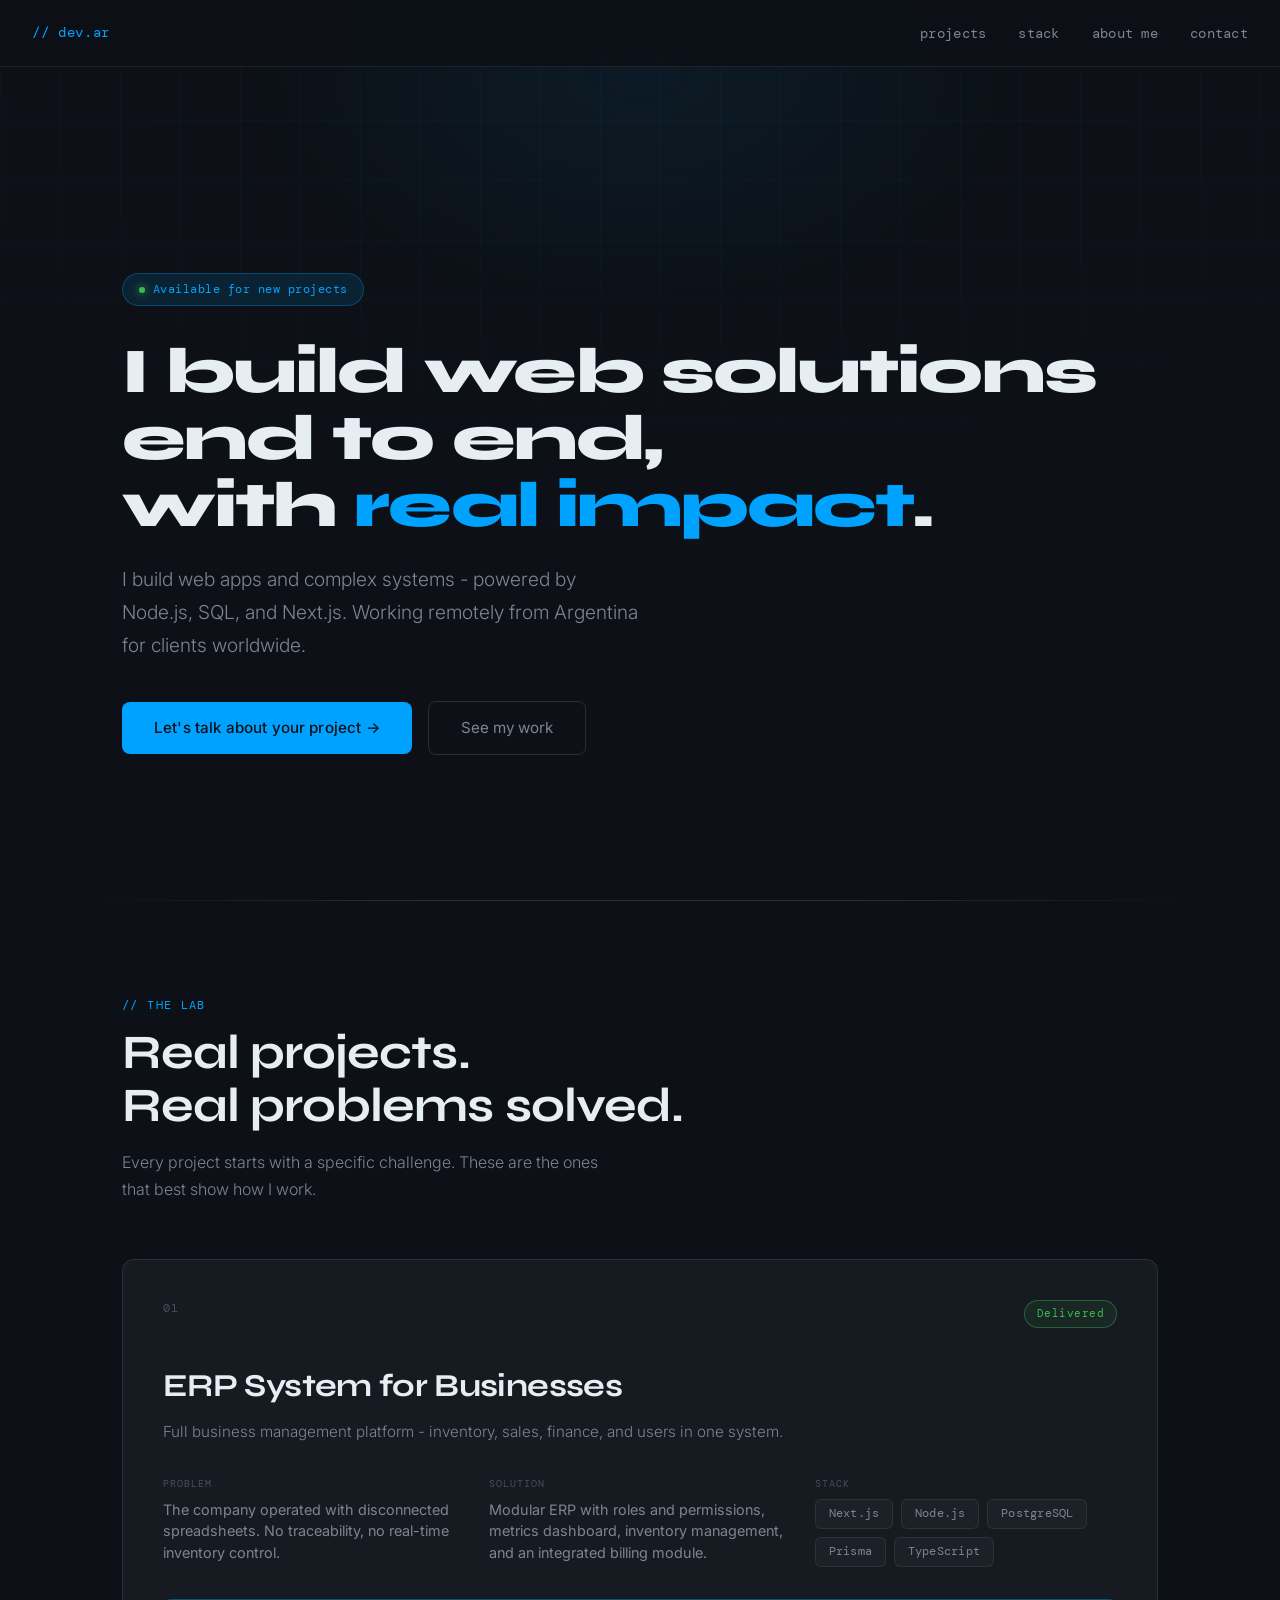
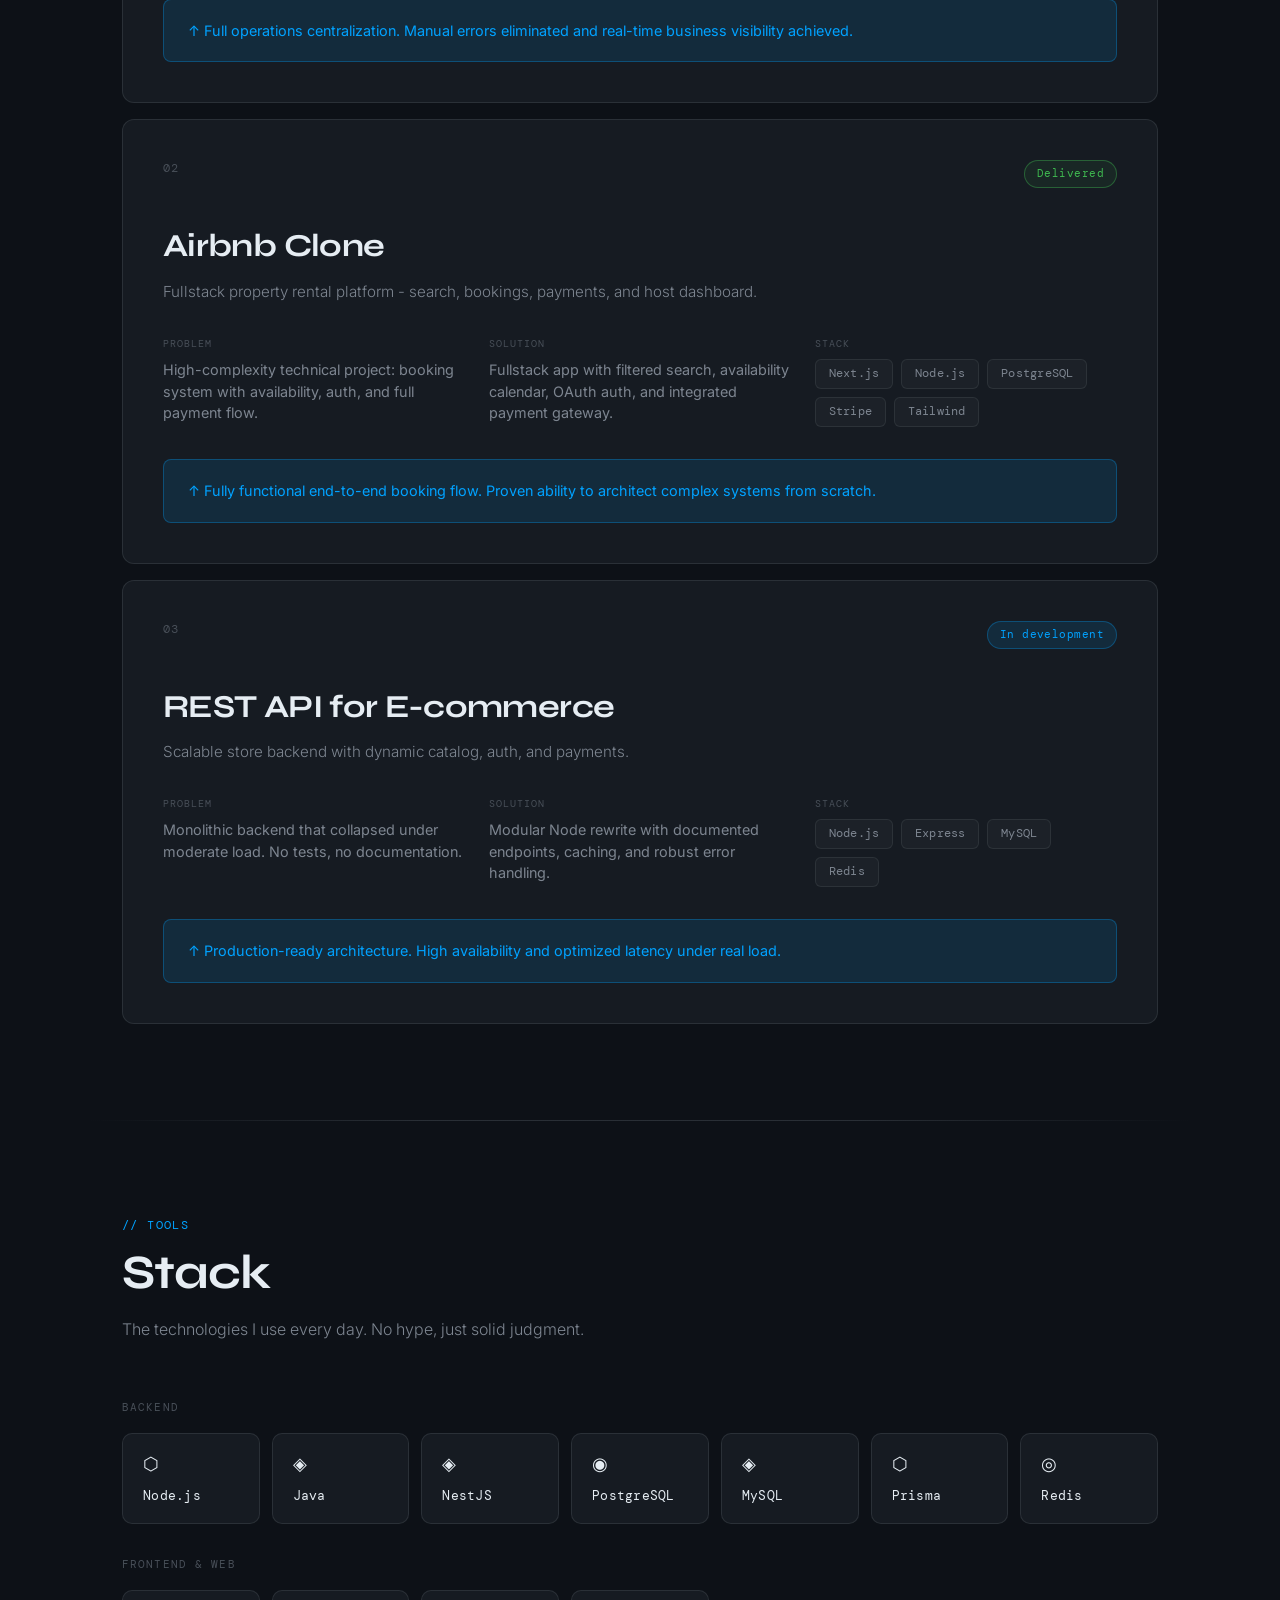
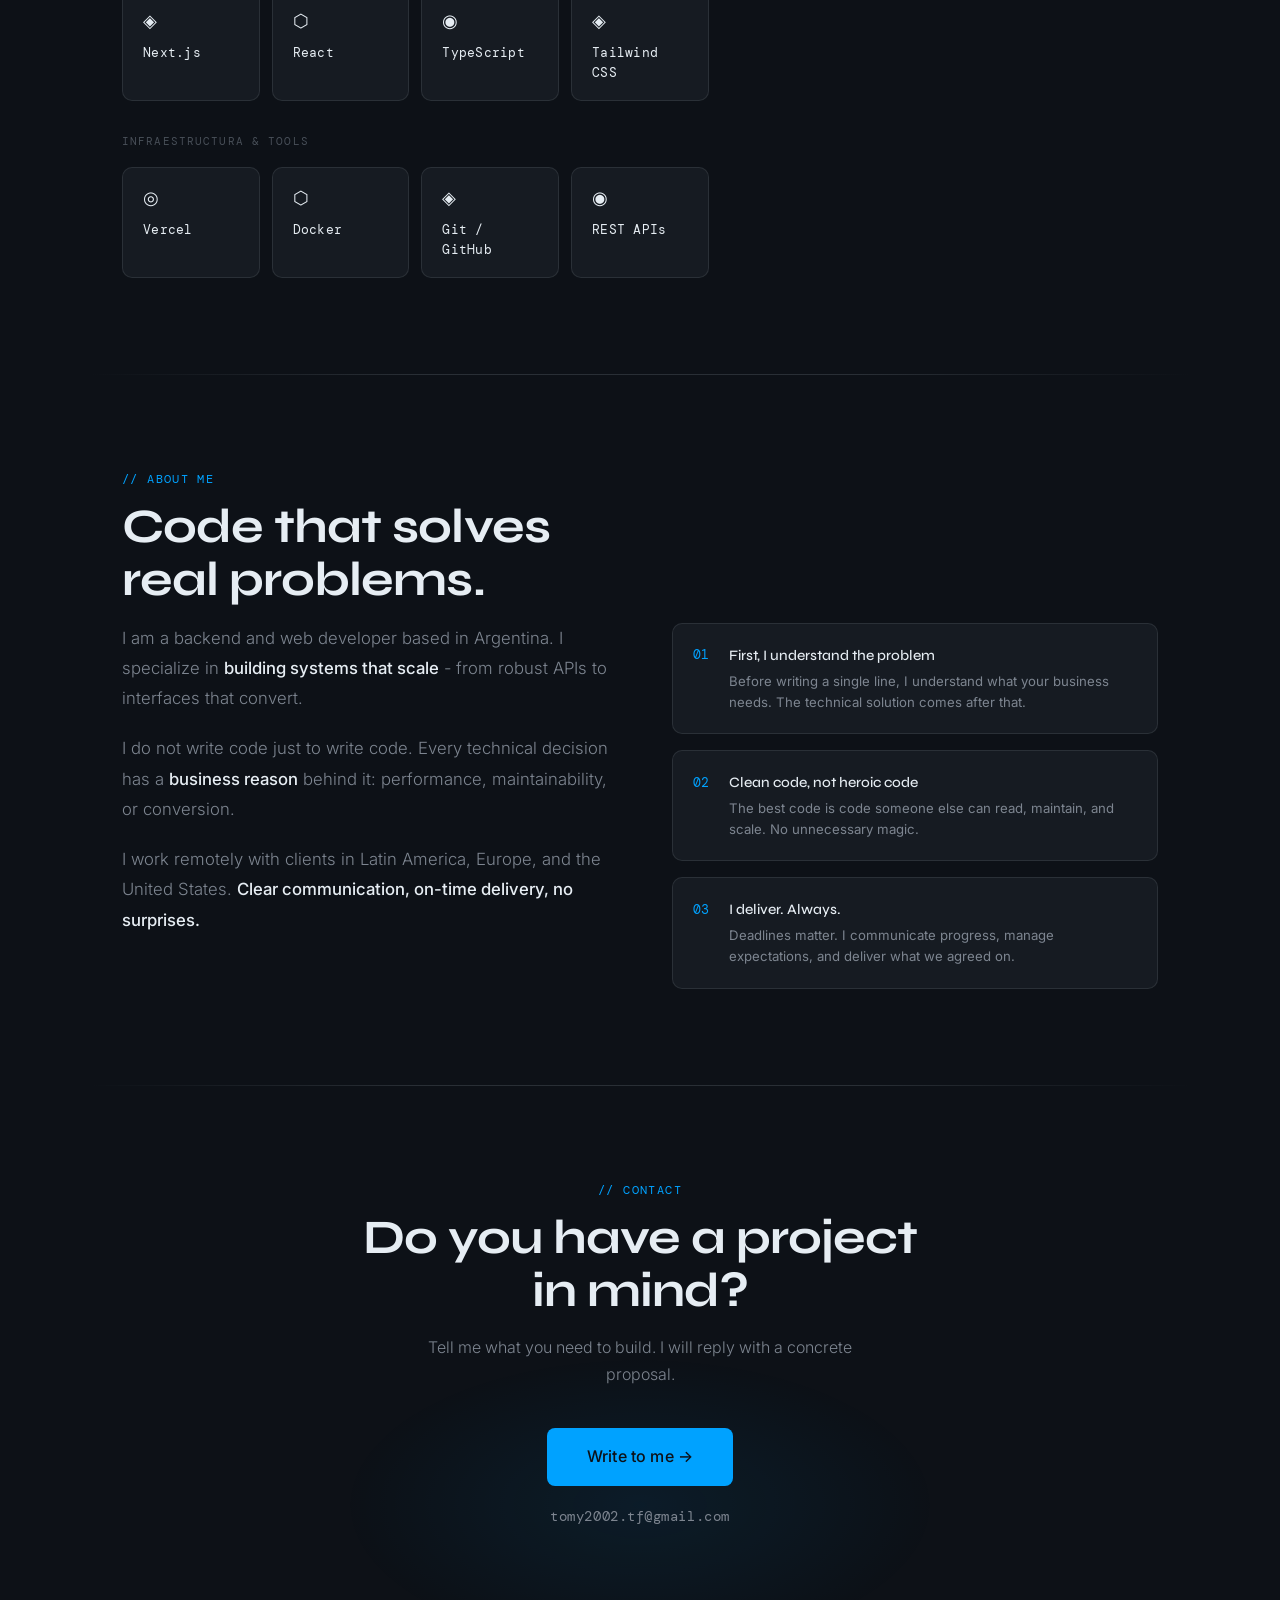
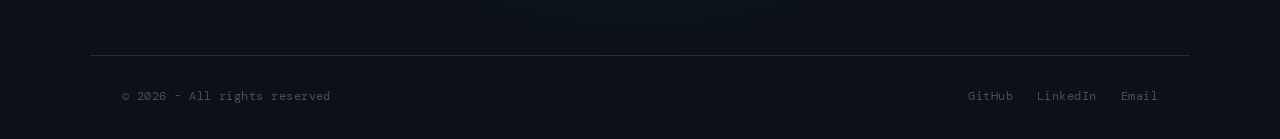
<file: index.html>
<!doctype html>
<html lang="en">

<head>
    <meta charset="UTF-8" />
    <meta name="viewport" content="width=device-width, initial-scale=1.0" />
    <title>Tomás — Dev</title>
    <link rel="preconnect" href="https://fonts.googleapis.com" />
    <link rel="stylesheet" href="styles.css" />
    <link
        href="https://fonts.googleapis.com/css2?family=DM+Mono:ital,wght@0,300;0,400;0,500;1,400&family=Syne:wght@400;500;600;700;800&family=Inter:wght@300;400;500&display=swap"
        rel="stylesheet" />

</head>

<body>
    <div class="hero-grid"></div>

    <nav>
        <span class="nav-logo">// dev.ar</span>
        <ul class="nav-links">
            <li><a href="#projects">projects</a></li>
            <li><a href="#stack">stack</a></li>
            <li><a href="#about">about me</a></li>
            <li><a href="#contact">contact</a></li>
        </ul>
    </nav>

    <div id="hero">
        <div class="hero-glow"></div>
        <div class="hero-inner">
            <div class="hero-badge">Available for new projects</div>
            <h1>
                I build web solutions<br />
                end to end,<br />
                with <span class="accent-word">real impact</span>.
            </h1>
            <p class="hero-sub">
                I build web apps and complex systems - powered by Node.js, SQL,
                and Next.js. Working remotely from Argentina for clients
                worldwide.
            </p>
            <div class="hero-ctas">
                <a href="#contact" class="btn-primary">Let's talk about your project →</a>
                <a href="#projects" class="btn-ghost">See my work</a>
            </div>
        </div>
    </div>

    <div class="divider"></div>

    <section id="projects">
        <p class="section-label reveal">// the lab</p>
        <h2 class="section-title reveal">
            Real projects.<br />Real problems solved.
        </h2>
        <p class="section-desc reveal">
            Every project starts with a specific challenge. These are the ones
            that best show how I work.
        </p>

        <div class="projects-grid">
            <div class="project-card reveal">
                <div class="project-header">
                    <span class="project-number">01</span>
                    <span class="project-status status-done">Delivered</span>
                </div>
                <h3 class="project-name">ERP System for Businesses</h3>
                <p class="project-tagline">
                    Full business management platform - inventory, sales,
                    finance, and users in one system.
                </p>
                <div class="project-grid">
                    <div class="project-field">
                        <label>Problem</label>
                        <p>
                            The company operated with disconnected spreadsheets.
                            No traceability, no real-time inventory control.
                        </p>
                    </div>
                    <div class="project-field">
                        <label>Solution</label>
                        <p>
                            Modular ERP with roles and permissions, metrics
                            dashboard, inventory management, and an integrated
                            billing module.
                        </p>
                    </div>
                    <div class="project-field">
                        <label>Stack</label>
                        <div class="tech-pills">
                            <span class="tech-pill">Next.js</span>
                            <span class="tech-pill">Node.js</span>
                            <span class="tech-pill">PostgreSQL</span>
                            <span class="tech-pill">Prisma</span>
                            <span class="tech-pill">TypeScript</span>
                        </div>
                    </div>
                </div>
                <div class="project-result">
                    <span class="result-text">↑ Full operations centralization. Manual errors
                        eliminated and real-time business visibility
                        achieved.</span>
                </div>
            </div>

            <div class="project-card reveal">
                <div class="project-header">
                    <span class="project-number">02</span>
                    <span class="project-status status-done">Delivered</span>
                </div>
                <h3 class="project-name">Airbnb Clone</h3>
                <p class="project-tagline">
                    Fullstack property rental platform - search, bookings,
                    payments, and host dashboard.
                </p>
                <div class="project-grid">
                    <div class="project-field">
                        <label>Problem</label>
                        <p>
                            High-complexity technical project: booking system
                            with availability, auth, and full payment flow.
                        </p>
                    </div>
                    <div class="project-field">
                        <label>Solution</label>
                        <p>
                            Fullstack app with filtered search, availability
                            calendar, OAuth auth, and integrated payment
                            gateway.
                        </p>
                    </div>
                    <div class="project-field">
                        <label>Stack</label>
                        <div class="tech-pills">
                            <span class="tech-pill">Next.js</span>
                            <span class="tech-pill">Node.js</span>
                            <span class="tech-pill">PostgreSQL</span>
                            <span class="tech-pill">Stripe</span>
                            <span class="tech-pill">Tailwind</span>
                        </div>
                    </div>
                </div>
                <div class="project-result">
                    <span class="result-text">↑ Fully functional end-to-end booking flow. Proven
                        ability to architect complex systems from
                        scratch.</span>
                </div>
            </div>

            <div class="project-card reveal">
                <div class="project-header">
                    <span class="project-number">03</span>
                    <span class="project-status status-wip">In development</span>
                </div>
                <h3 class="project-name">REST API for E-commerce</h3>
                <p class="project-tagline">
                    Scalable store backend with dynamic catalog, auth,
                    and payments.
                </p>
                <div class="project-grid">
                    <div class="project-field">
                        <label>Problem</label>
                        <p>
                            Monolithic backend that collapsed under moderate
                            load. No tests, no documentation.
                        </p>
                    </div>
                    <div class="project-field">
                        <label>Solution</label>
                        <p>
                            Modular Node rewrite with documented endpoints,
                            caching, and robust error handling.
                        </p>
                    </div>
                    <div class="project-field">
                        <label>Stack</label>
                        <div class="tech-pills">
                            <span class="tech-pill">Node.js</span>
                            <span class="tech-pill">Express</span>
                            <span class="tech-pill">MySQL</span>
                            <span class="tech-pill">Redis</span>
                        </div>
                    </div>
                </div>
                <div class="project-result">
                    <span class="result-text">↑ Production-ready architecture. High availability
                        and optimized latency under real
                        load.</span>
                </div>
            </div>
        </div>
    </section>

    <div class="divider"></div>

    <section id="stack">
        <p class="section-label reveal">// tools</p>
        <h2 class="section-title reveal">Stack</h2>
        <p class="section-desc reveal">
            The technologies I use every day. No hype, just solid judgment.
        </p>

        <div class="stack-categories reveal">
            <div>
                <p class="stack-category-label">Backend</p>
                <div class="stack-grid">
                    <div class="stack-item">
                        <span class="stack-icon">⬡</span><span class="stack-name">Node.js</span>
                    </div>
                    <div class="stack-item">
                        <span class="stack-icon">◈</span><span class="stack-name">Java</span>
                    </div>
                    <div class="stack-item">
                        <span class="stack-icon">◈</span><span class="stack-name">NestJS</span>
                    </div>
                    <div class="stack-item">
                        <span class="stack-icon">◉</span><span class="stack-name">PostgreSQL</span>
                    </div>
                    <div class="stack-item">
                        <span class="stack-icon">◈</span><span class="stack-name">MySQL</span>
                    </div>
                    <div class="stack-item">
                        <span class="stack-icon">⬡</span><span class="stack-name">Prisma</span>
                    </div>
                    <div class="stack-item">
                        <span class="stack-icon">◎</span><span class="stack-name">Redis</span>
                    </div>
                </div>
            </div>
            <div>
                <p class="stack-category-label">Frontend & Web</p>
                <div class="stack-grid">
                    <div class="stack-item">
                        <span class="stack-icon">◈</span><span class="stack-name">Next.js</span>
                    </div>
                    <div class="stack-item">
                        <span class="stack-icon">⬡</span><span class="stack-name">React</span>
                    </div>
                    <div class="stack-item">
                        <span class="stack-icon">◉</span><span class="stack-name">TypeScript</span>
                    </div>
                    <div class="stack-item">
                        <span class="stack-icon">◈</span><span class="stack-name">Tailwind CSS</span>
                    </div>
                </div>
            </div>
            <div>
                <p class="stack-category-label">Infraestructura & Tools</p>
                <div class="stack-grid">
                    <div class="stack-item">
                        <span class="stack-icon">◎</span><span class="stack-name">Vercel</span>
                    </div>
                    <div class="stack-item">
                        <span class="stack-icon">⬡</span><span class="stack-name">Docker</span>
                    </div>
                    <div class="stack-item">
                        <span class="stack-icon">◈</span><span class="stack-name">Git / GitHub</span>
                    </div>
                    <div class="stack-item">
                        <span class="stack-icon">◉</span><span class="stack-name">REST APIs</span>
                    </div>
                </div>
            </div>
        </div>
    </section>

    <div class="divider"></div>

    <section id="about">
        <p class="section-label reveal">// about me</p>
        <h2 class="section-title reveal">
            Code that solves<br />real problems.
        </h2>

        <div class="about-grid">
            <div class="about-text reveal">
                <p>
                    I am a backend and web developer based in Argentina.
                    I specialize in
                    <strong>building systems that scale</strong> - from
                    robust APIs to interfaces that convert.
                </p>
                <p>
                    I do not write code just to write code. Every technical
                    decision has a <strong>business reason</strong> behind it:
                    performance, maintainability, or conversion.
                </p>
                <p>
                    I work remotely with clients in Latin America, Europe, and
                    the United States.
                    <strong>Clear communication, on-time delivery, no
                        surprises.</strong>
                </p>
            </div>
            <div class="about-values reveal">
                <div class="about-value">
                    <span class="value-icon">01</span>
                    <div class="value-content">
                        <h4>First, I understand the problem</h4>
                        <p>
                            Before writing a single line, I understand what
                            your business needs. The technical solution comes
                            after that.
                        </p>
                    </div>
                </div>
                <div class="about-value">
                    <span class="value-icon">02</span>
                    <div class="value-content">
                        <h4>Clean code, not heroic code</h4>
                        <p>
                            The best code is code someone else can read,
                            maintain, and scale. No unnecessary magic.
                        </p>
                    </div>
                </div>
                <div class="about-value">
                    <span class="value-icon">03</span>
                    <div class="value-content">
                        <h4>I deliver. Always.</h4>
                        <p>
                            Deadlines matter. I communicate progress, manage
                            expectations, and deliver what we agreed on.
                        </p>
                    </div>
                </div>
            </div>
        </div>
    </section>

    <div class="divider"></div>

    <section id="contact">
        <div class="contact-glow"></div>
        <div class="contact-inner">
            <p class="section-label reveal" style="text-align: center">
                // contact
            </p>
            <h2 class="section-title reveal" style="text-align: center">
                Do you have a project<br />in mind?
            </h2>
            <p class="reveal" style="
                        color: var(--text-muted);
                        font-size: 1rem;
                        max-width: 440px;
                        margin: 0 auto 2.5rem;
                        line-height: 1.7;
                        font-weight: 300;
                        text-align: center;
                    ">
                Tell me what you need to build. I will reply with a
                concrete proposal.
            </p>
            <div class="reveal" style="text-align: center">
                <a href="mailto:tomy2002.tf@gmail.com" class="btn-primary"
                    style="font-size: 1rem; padding: 1rem 2.5rem">
                    Write to me →
                </a>
            </div>
            <span class="contact-email reveal">tomy2002.tf@gmail.com</span>
        </div>
    </section>

    <footer>
        <p>© 2026 - All rights reserved</p>
        <div class="footer-links">
            <a href="https://github.com/tomasFerreyra7" target="_blank">GitHub</a>
            <a href="https://www.linkedin.com/in/tomas-ferreyra-a92b18233/" target="_blank">LinkedIn</a>
            <a href="mailto:tomy2002.tf@gmail.com">Email</a>
        </div>
    </footer>

    <script src="main.js"></script>
</body>

</html>
</file>
<file: styles.css>
*,
*::before,
*::after {
  box-sizing: border-box;
  margin: 0;
  padding: 0;
}

:root {
  --bg: #0d1117;
  --bg-2: #161b22;
  --bg-3: #1c2128;
  --border: rgba(48, 54, 61, 0.8);
  --border-glow: rgba(0, 162, 255, 0.3);
  --text: #e6edf3;
  --text-muted: #7d8590;
  --text-dim: #484f58;
  --accent: #00a2ff;
  --accent-soft: rgba(0, 162, 255, 0.12);
  --accent-glow: rgba(0, 162, 255, 0.06);
  --green: #3fb950;
  --font-display: 'Syne', sans-serif;
  --font-mono: 'DM Mono', monospace;
  --font-body: 'Inter', sans-serif;
}

html {
  scroll-behavior: smooth;
}

body {
  background: var(--bg);
  color: var(--text);
  font-family: var(--font-body);
  line-height: 1.6;
  overflow-x: hidden;
}

nav {
  position: fixed;
  top: 0;
  width: 100%;
  z-index: 100;
  padding: 1.25rem 2rem;
  display: flex;
  justify-content: space-between;
  align-items: center;
  backdrop-filter: blur(20px);
  background: rgba(13, 17, 23, 0.85);
  border-bottom: 1px solid rgba(48, 54, 61, 0.5);
}
.nav-logo {
  font-family: var(--font-mono);
  font-size: 0.85rem;
  color: var(--accent);
  letter-spacing: 0.05em;
}
.nav-links {
  display: flex;
  gap: 2rem;
  list-style: none;
}
.nav-links a {
  color: var(--text-muted);
  text-decoration: none;
  font-size: 0.875rem;
  font-family: var(--font-mono);
  letter-spacing: 0.02em;
  transition: color 0.2s;
}
.nav-links a:hover {
  color: var(--text);
}

section {
  padding: 6rem 2rem;
  max-width: 1100px;
  margin: 0 auto;
}

#hero {
  min-height: 100vh;
  display: flex;
  flex-direction: column;
  justify-content: center;
  padding-top: 8rem;
  position: relative;
  max-width: 100%;
}
.hero-inner {
  max-width: 1100px;
  margin: 0 auto;
  padding: 0 2rem;
  width: 100%;
  position: relative;
  z-index: 1;
}
.hero-badge {
  display: inline-flex;
  align-items: center;
  gap: 0.5rem;
  background: var(--accent-soft);
  border: 1px solid var(--border-glow);
  border-radius: 100px;
  padding: 0.35rem 1rem;
  font-family: var(--font-mono);
  font-size: 0.75rem;
  color: var(--accent);
  margin-bottom: 2rem;
  letter-spacing: 0.04em;
}
.hero-badge::before {
  content: '';
  width: 6px;
  height: 6px;
  border-radius: 50%;
  background: var(--green);
  box-shadow: 0 0 8px var(--green);
  animation: blink 2s ease-in-out infinite;
}
@keyframes blink {
  0%,
  100% {
    opacity: 1;
  }
  50% {
    opacity: 0.3;
  }
}
h1 {
  font-family: var(--font-display);
  font-size: clamp(2.25rem, 5vw, 4rem);
  font-weight: 800;
  line-height: 1.05;
  letter-spacing: -0.03em;
  margin-bottom: 1.5rem;
  color: var(--text);
}
.accent-word {
  color: var(--accent);
}
.hero-sub {
  font-size: clamp(1rem, 2vw, 1.2rem);
  color: var(--text-muted);
  max-width: 520px;
  line-height: 1.7;
  margin-bottom: 2.5rem;
  font-weight: 300;
}
.hero-ctas {
  display: flex;
  gap: 1rem;
  flex-wrap: wrap;
  align-items: center;
}
.btn-primary {
  background: var(--accent);
  color: #0d1117;
  padding: 0.85rem 2rem;
  border-radius: 8px;
  font-weight: 500;
  font-size: 0.95rem;
  text-decoration: none;
  transition: all 0.2s;
  display: inline-flex;
  align-items: center;
  gap: 0.5rem;
  letter-spacing: 0.01em;
}
.btn-primary:hover {
  background: #33b4ff;
  transform: translateY(-1px);
}
.btn-ghost {
  color: var(--text-muted);
  padding: 0.85rem 2rem;
  border-radius: 8px;
  border: 1px solid var(--border);
  font-size: 0.95rem;
  text-decoration: none;
  transition: all 0.2s;
  display: inline-flex;
  align-items: center;
  gap: 0.5rem;
}
.btn-ghost:hover {
  border-color: var(--border-glow);
  color: var(--text);
}

.hero-grid {
  position: fixed;
  inset: 0;
  pointer-events: none;
  z-index: 0;
  background-image: linear-gradient(rgba(0, 162, 255, 0.04) 1px, transparent 1px), linear-gradient(90deg, rgba(0, 162, 255, 0.04) 1px, transparent 1px);
  background-size: 60px 60px;
  mask-image: radial-gradient(ellipse 80% 60% at 50% 0%, black 40%, transparent 100%);
  -webkit-mask-image: radial-gradient(ellipse 80% 60% at 50% 0%, black 40%, transparent 100%);
}
.hero-glow {
  position: absolute;
  top: -20%;
  left: 50%;
  transform: translateX(-50%);
  width: 800px;
  height: 500px;
  background: radial-gradient(ellipse, rgba(0, 162, 255, 0.07) 0%, transparent 70%);
  pointer-events: none;
  z-index: 0;
}

.divider {
  width: 100%;
  height: 1px;
  background: linear-gradient(90deg, transparent, var(--border) 30%, var(--border) 70%, transparent);
  max-width: 1100px;
  margin: 0 auto;
}

.section-label {
  font-family: var(--font-mono);
  font-size: 0.72rem;
  letter-spacing: 0.12em;
  text-transform: uppercase;
  color: var(--accent);
  margin-bottom: 0.75rem;
}
.section-title {
  font-family: var(--font-display);
  font-size: clamp(2rem, 4vw, 3rem);
  font-weight: 700;
  letter-spacing: -0.02em;
  margin-bottom: 1rem;
  line-height: 1.1;
}
.section-desc {
  color: var(--text-muted);
  font-size: 1rem;
  max-width: 480px;
  line-height: 1.7;
  margin-bottom: 3.5rem;
  font-weight: 300;
}

.projects-grid {
  display: flex;
  flex-direction: column;
  gap: 1rem;
}
.project-card {
  background: var(--bg-2);
  border: 1px solid var(--border);
  border-radius: 12px;
  padding: 2.5rem;
  transition: all 0.3s;
  position: relative;
  overflow: hidden;
}
.project-card::before {
  content: '';
  position: absolute;
  inset: 0;
  background: linear-gradient(135deg, var(--accent-glow), transparent 60%);
  opacity: 0;
  transition: opacity 0.3s;
  pointer-events: none;
}
.project-card:hover {
  border-color: var(--border-glow);
  transform: translateY(-2px);
}
.project-card:hover::before {
  opacity: 1;
}
.project-header {
  display: flex;
  justify-content: space-between;
  align-items: flex-start;
  margin-bottom: 2rem;
  flex-wrap: wrap;
  gap: 1rem;
}
.project-number {
  font-family: var(--font-mono);
  font-size: 0.72rem;
  color: var(--text-dim);
  letter-spacing: 0.08em;
}
.project-status {
  font-family: var(--font-mono);
  font-size: 0.7rem;
  padding: 0.25rem 0.75rem;
  border-radius: 100px;
  letter-spacing: 0.04em;
}
.status-done {
  border: 1px solid rgba(63, 185, 80, 0.4);
  color: var(--green);
  background: rgba(63, 185, 80, 0.08);
}
.status-wip {
  border: 1px solid var(--border-glow);
  color: var(--accent);
  background: var(--accent-soft);
}
.project-name {
  font-family: var(--font-display);
  font-size: clamp(1.4rem, 3vw, 2rem);
  font-weight: 700;
  letter-spacing: -0.02em;
  margin-bottom: 0.5rem;
}
.project-tagline {
  color: var(--text-muted);
  font-size: 0.95rem;
  margin-bottom: 2rem;
  font-weight: 300;
}
.project-grid {
  display: grid;
  grid-template-columns: repeat(auto-fit, minmax(180px, 1fr));
  gap: 1.5rem;
}
.project-field label {
  font-family: var(--font-mono);
  font-size: 0.65rem;
  letter-spacing: 0.1em;
  text-transform: uppercase;
  color: var(--text-dim);
  display: block;
  margin-bottom: 0.4rem;
}
.project-field p {
  font-size: 0.9rem;
  color: var(--text-muted);
  line-height: 1.5;
}
.tech-pills {
  display: flex;
  flex-wrap: wrap;
  gap: 0.5rem;
  margin-top: 0.25rem;
}
.tech-pill {
  font-family: var(--font-mono);
  font-size: 0.72rem;
  padding: 0.3rem 0.8rem;
  border-radius: 6px;
  background: var(--bg-3);
  border: 1px solid var(--border);
  color: var(--text-muted);
  letter-spacing: 0.02em;
  transition: all 0.2s;
}
.tech-pill:hover {
  border-color: var(--border-glow);
  color: var(--accent);
}
.project-result {
  margin-top: 2rem;
  padding: 1.25rem 1.5rem;
  background: var(--accent-soft);
  border: 1px solid var(--border-glow);
  border-radius: 8px;
  display: flex;
  align-items: center;
  gap: 1rem;
}
.result-text {
  font-size: 0.9rem;
  color: var(--accent);
  line-height: 1.5;
}

.stack-categories {
  display: flex;
  flex-direction: column;
  gap: 2rem;
}
.stack-category-label {
  font-family: var(--font-mono);
  font-size: 0.7rem;
  letter-spacing: 0.1em;
  text-transform: uppercase;
  color: var(--text-dim);
  margin-bottom: 1rem;
}
.stack-grid {
  display: grid;
  grid-template-columns: repeat(auto-fill, minmax(130px, 1fr));
  gap: 0.75rem;
}
.stack-item {
  background: var(--bg-2);
  border: 1px solid var(--border);
  border-radius: 10px;
  padding: 1rem 1.25rem;
  display: flex;
  flex-direction: column;
  gap: 0.5rem;
  transition: all 0.25s;
}
.stack-item:hover {
  border-color: var(--border-glow);
  background: var(--bg-3);
  transform: translateY(-2px);
}
.stack-icon {
  font-size: 1.1rem;
}
.stack-name {
  font-family: var(--font-mono);
  font-size: 0.8rem;
  color: var(--text);
  letter-spacing: 0.02em;
}

.about-grid {
  display: grid;
  grid-template-columns: 1fr 1fr;
  gap: 4rem;
  align-items: start;
}
.about-text p {
  color: var(--text-muted);
  font-size: 1.05rem;
  line-height: 1.8;
  margin-bottom: 1.25rem;
  font-weight: 300;
}
.about-text strong {
  color: var(--text);
  font-weight: 500;
}
.about-values {
  display: flex;
  flex-direction: column;
  gap: 1rem;
}
.about-value {
  display: flex;
  gap: 1rem;
  align-items: flex-start;
  padding: 1.25rem;
  background: var(--bg-2);
  border: 1px solid var(--border);
  border-radius: 10px;
  transition: all 0.2s;
}
.about-value:hover {
  border-color: var(--border-glow);
}
.value-icon {
  font-family: var(--font-mono);
  font-size: 0.8rem;
  color: var(--accent);
  padding-top: 0.1rem;
  min-width: 20px;
}
.value-content h4 {
  font-size: 0.9rem;
  font-weight: 500;
  margin-bottom: 0.25rem;
  font-family: var(--font-display);
}
.value-content p {
  font-size: 0.825rem;
  color: var(--text-muted);
  line-height: 1.6;
}

#contact {
  padding: 6rem 2rem 8rem;
  max-width: 100%;
  position: relative;
}
.contact-inner {
  max-width: 700px;
  margin: 0 auto;
  text-align: center;
  position: relative;
  z-index: 1;
}
.contact-glow {
  position: absolute;
  bottom: 0;
  left: 50%;
  transform: translateX(-50%);
  width: 600px;
  height: 300px;
  background: radial-gradient(ellipse, rgba(0, 162, 255, 0.08) 0%, transparent 70%);
  pointer-events: none;
}
.contact-email {
  font-family: var(--font-mono);
  font-size: 0.85rem;
  color: var(--text-muted);
  margin-top: 1.25rem;
  letter-spacing: 0.04em;
  display: block;
}

footer {
  border-top: 1px solid var(--border);
  padding: 2rem;
  display: flex;
  justify-content: space-between;
  align-items: center;
  max-width: 1100px;
  margin: 0 auto;
  flex-wrap: wrap;
  gap: 1rem;
}
footer p {
  font-family: var(--font-mono);
  font-size: 0.72rem;
  color: var(--text-dim);
  letter-spacing: 0.04em;
}
.footer-links {
  display: flex;
  gap: 1.5rem;
}
.footer-links a {
  font-family: var(--font-mono);
  font-size: 0.72rem;
  color: var(--text-dim);
  text-decoration: none;
  transition: color 0.2s;
  letter-spacing: 0.04em;
}
.footer-links a:hover {
  color: var(--accent);
}

.reveal {
  opacity: 0;
  transform: translateY(24px);
  transition:
    opacity 0.6s ease,
    transform 0.6s ease;
}
.reveal.visible {
  opacity: 1;
  transform: translateY(0);
}

@media (max-width: 768px) {
  nav {
    padding: 1rem;
  }
  .nav-links {
    display: none;
  }
  .about-grid {
    grid-template-columns: 1fr;
    gap: 2rem;
  }
  .project-grid {
    grid-template-columns: 1fr;
  }
  section {
    padding: 4rem 1.25rem;
  }
  .hero-inner {
    padding: 0 1.25rem;
  }
  .project-card {
    padding: 1.75rem;
  }
}
*,
*::before,
*::after {
  box-sizing: border-box;
  margin: 0;
  padding: 0;
}

:root {
  --bg: #0d1117;
  --bg-2: #161b22;
  --bg-3: #1c2128;
  --border: rgba(48, 54, 61, 0.8);
  --border-glow: rgba(0, 162, 255, 0.3);
  --text: #e6edf3;
  --text-muted: #7d8590;
  --text-dim: #484f58;
  --accent: #00a2ff;
  --accent-soft: rgba(0, 162, 255, 0.12);
  --accent-glow: rgba(0, 162, 255, 0.06);
  --green: #3fb950;
  --font-display: 'Syne', sans-serif;
  --font-mono: 'DM Mono', monospace;
  --font-body: 'Inter', sans-serif;
}

html {
  scroll-behavior: smooth;
}

body {
  background: var(--bg);
  color: var(--text);
  font-family: var(--font-body);
  line-height: 1.6;
  overflow-x: hidden;
}

nav {
  position: fixed;
  top: 0;
  width: 100%;
  z-index: 100;
  padding: 1.25rem 2rem;
  display: flex;
  justify-content: space-between;
  align-items: center;
  backdrop-filter: blur(20px);
  background: rgba(13, 17, 23, 0.85);
  border-bottom: 1px solid rgba(48, 54, 61, 0.5);
}
.nav-logo {
  font-family: var(--font-mono);
  font-size: 0.85rem;
  color: var(--accent);
  letter-spacing: 0.05em;
}
.nav-links {
  display: flex;
  gap: 2rem;
  list-style: none;
}
.nav-links a {
  color: var(--text-muted);
  text-decoration: none;
  font-size: 0.875rem;
  font-family: var(--font-mono);
  letter-spacing: 0.02em;
  transition: color 0.2s;
}
.nav-links a:hover {
  color: var(--text);
}

section {
  padding: 6rem 2rem;
  max-width: 1100px;
  margin: 0 auto;
}

#hero {
  min-height: 100vh;
  display: flex;
  flex-direction: column;
  justify-content: center;
  padding-top: 8rem;
  position: relative;
  max-width: 100%;
}
.hero-inner {
  max-width: 1100px;
  margin: 0 auto;
  padding: 0 2rem;
  width: 100%;
  position: relative;
  z-index: 1;
}
.hero-badge {
  display: inline-flex;
  align-items: center;
  gap: 0.5rem;
  background: var(--accent-soft);
  border: 1px solid var(--border-glow);
  border-radius: 100px;
  padding: 0.35rem 1rem;
  font-family: var(--font-mono);
  font-size: 0.75rem;
  color: var(--accent);
  margin-bottom: 2rem;
  letter-spacing: 0.04em;
}
.hero-badge::before {
  content: '';
  width: 6px;
  height: 6px;
  border-radius: 50%;
  background: var(--green);
  box-shadow: 0 0 8px var(--green);
  animation: blink 2s ease-in-out infinite;
}
@keyframes blink {
  0%,
  100% {
    opacity: 1;
  }
  50% {
    opacity: 0.3;
  }
}
h1 {
  font-family: var(--font-display);
  font-size: clamp(2.25rem, 5vw, 4rem);
  font-weight: 800;
  line-height: 1.05;
  letter-spacing: -0.03em;
  margin-bottom: 1.5rem;
  color: var(--text);
}
.accent-word {
  color: var(--accent);
}
.hero-sub {
  font-size: clamp(1rem, 2vw, 1.2rem);
  color: var(--text-muted);
  max-width: 520px;
  line-height: 1.7;
  margin-bottom: 2.5rem;
  font-weight: 300;
}
.hero-ctas {
  display: flex;
  gap: 1rem;
  flex-wrap: wrap;
  align-items: center;
}
.btn-primary {
  background: var(--accent);
  color: #0d1117;
  padding: 0.85rem 2rem;
  border-radius: 8px;
  font-weight: 500;
  font-size: 0.95rem;
  text-decoration: none;
  transition: all 0.2s;
  display: inline-flex;
  align-items: center;
  gap: 0.5rem;
  letter-spacing: 0.01em;
}
.btn-primary:hover {
  background: #33b4ff;
  transform: translateY(-1px);
}
.btn-ghost {
  color: var(--text-muted);
  padding: 0.85rem 2rem;
  border-radius: 8px;
  border: 1px solid var(--border);
  font-size: 0.95rem;
  text-decoration: none;
  transition: all 0.2s;
  display: inline-flex;
  align-items: center;
  gap: 0.5rem;
}
.btn-ghost:hover {
  border-color: var(--border-glow);
  color: var(--text);
}

.hero-grid {
  position: fixed;
  inset: 0;
  pointer-events: none;
  z-index: 0;
  background-image: linear-gradient(rgba(0, 162, 255, 0.04) 1px, transparent 1px), linear-gradient(90deg, rgba(0, 162, 255, 0.04) 1px, transparent 1px);
  background-size: 60px 60px;
  mask-image: radial-gradient(ellipse 80% 60% at 50% 0%, black 40%, transparent 100%);
  -webkit-mask-image: radial-gradient(ellipse 80% 60% at 50% 0%, black 40%, transparent 100%);
}
.hero-glow {
  position: absolute;
  top: -20%;
  left: 50%;
  transform: translateX(-50%);
  width: 800px;
  height: 500px;
  background: radial-gradient(ellipse, rgba(0, 162, 255, 0.07) 0%, transparent 70%);
  pointer-events: none;
  z-index: 0;
}

.divider {
  width: 100%;
  height: 1px;
  background: linear-gradient(90deg, transparent, var(--border) 30%, var(--border) 70%, transparent);
  max-width: 1100px;
  margin: 0 auto;
}

.section-label {
  font-family: var(--font-mono);
  font-size: 0.72rem;
  letter-spacing: 0.12em;
  text-transform: uppercase;
  color: var(--accent);
  margin-bottom: 0.75rem;
}
.section-title {
  font-family: var(--font-display);
  font-size: clamp(2rem, 4vw, 3rem);
  font-weight: 700;
  letter-spacing: -0.02em;
  margin-bottom: 1rem;
  line-height: 1.1;
}
.section-desc {
  color: var(--text-muted);
  font-size: 1rem;
  max-width: 480px;
  line-height: 1.7;
  margin-bottom: 3.5rem;
  font-weight: 300;
}

.projects-grid {
  display: flex;
  flex-direction: column;
  gap: 1rem;
}
.project-card {
  background: var(--bg-2);
  border: 1px solid var(--border);
  border-radius: 12px;
  padding: 2.5rem;
  transition: all 0.3s;
  position: relative;
  overflow: hidden;
}
.project-card::before {
  content: '';
  position: absolute;
  inset: 0;
  background: linear-gradient(135deg, var(--accent-glow), transparent 60%);
  opacity: 0;
  transition: opacity 0.3s;
  pointer-events: none;
}
.project-card:hover {
  border-color: var(--border-glow);
  transform: translateY(-2px);
}
.project-card:hover::before {
  opacity: 1;
}
.project-header {
  display: flex;
  justify-content: space-between;
  align-items: flex-start;
  margin-bottom: 2rem;
  flex-wrap: wrap;
  gap: 1rem;
}
.project-number {
  font-family: var(--font-mono);
  font-size: 0.72rem;
  color: var(--text-dim);
  letter-spacing: 0.08em;
}
.project-status {
  font-family: var(--font-mono);
  font-size: 0.7rem;
  padding: 0.25rem 0.75rem;
  border-radius: 100px;
  letter-spacing: 0.04em;
}
.status-done {
  border: 1px solid rgba(63, 185, 80, 0.4);
  color: var(--green);
  background: rgba(63, 185, 80, 0.08);
}
.status-wip {
  border: 1px solid var(--border-glow);
  color: var(--accent);
  background: var(--accent-soft);
}
.project-name {
  font-family: var(--font-display);
  font-size: clamp(1.4rem, 3vw, 2rem);
  font-weight: 700;
  letter-spacing: -0.02em;
  margin-bottom: 0.5rem;
}
.project-tagline {
  color: var(--text-muted);
  font-size: 0.95rem;
  margin-bottom: 2rem;
  font-weight: 300;
}
.project-grid {
  display: grid;
  grid-template-columns: repeat(auto-fit, minmax(180px, 1fr));
  gap: 1.5rem;
}
.project-field label {
  font-family: var(--font-mono);
  font-size: 0.65rem;
  letter-spacing: 0.1em;
  text-transform: uppercase;
  color: var(--text-dim);
  display: block;
  margin-bottom: 0.4rem;
}
.project-field p {
  font-size: 0.9rem;
  color: var(--text-muted);
  line-height: 1.5;
}
.tech-pills {
  display: flex;
  flex-wrap: wrap;
  gap: 0.5rem;
  margin-top: 0.25rem;
}
.tech-pill {
  font-family: var(--font-mono);
  font-size: 0.72rem;
  padding: 0.3rem 0.8rem;
  border-radius: 6px;
  background: var(--bg-3);
  border: 1px solid var(--border);
  color: var(--text-muted);
  letter-spacing: 0.02em;
  transition: all 0.2s;
}
.tech-pill:hover {
  border-color: var(--border-glow);
  color: var(--accent);
}
.project-result {
  margin-top: 2rem;
  padding: 1.25rem 1.5rem;
  background: var(--accent-soft);
  border: 1px solid var(--border-glow);
  border-radius: 8px;
  display: flex;
  align-items: center;
  gap: 1rem;
}
.result-text {
  font-size: 0.9rem;
  color: var(--accent);
  line-height: 1.5;
}

.stack-categories {
  display: flex;
  flex-direction: column;
  gap: 2rem;
}
.stack-category-label {
  font-family: var(--font-mono);
  font-size: 0.7rem;
  letter-spacing: 0.1em;
  text-transform: uppercase;
  color: var(--text-dim);
  margin-bottom: 1rem;
}
.stack-grid {
  display: grid;
  grid-template-columns: repeat(auto-fill, minmax(130px, 1fr));
  gap: 0.75rem;
}
.stack-item {
  background: var(--bg-2);
  border: 1px solid var(--border);
  border-radius: 10px;
  padding: 1rem 1.25rem;
  display: flex;
  flex-direction: column;
  gap: 0.5rem;
  transition: all 0.25s;
}
.stack-item:hover {
  border-color: var(--border-glow);
  background: var(--bg-3);
  transform: translateY(-2px);
}
.stack-icon {
  font-size: 1.1rem;
}
.stack-name {
  font-family: var(--font-mono);
  font-size: 0.8rem;
  color: var(--text);
  letter-spacing: 0.02em;
}

.about-grid {
  display: grid;
  grid-template-columns: 1fr 1fr;
  gap: 4rem;
  align-items: start;
}
.about-text p {
  color: var(--text-muted);
  font-size: 1.05rem;
  line-height: 1.8;
  margin-bottom: 1.25rem;
  font-weight: 300;
}
.about-text strong {
  color: var(--text);
  font-weight: 500;
}
.about-values {
  display: flex;
  flex-direction: column;
  gap: 1rem;
}
.about-value {
  display: flex;
  gap: 1rem;
  align-items: flex-start;
  padding: 1.25rem;
  background: var(--bg-2);
  border: 1px solid var(--border);
  border-radius: 10px;
  transition: all 0.2s;
}
.about-value:hover {
  border-color: var(--border-glow);
}
.value-icon {
  font-family: var(--font-mono);
  font-size: 0.8rem;
  color: var(--accent);
  padding-top: 0.1rem;
  min-width: 20px;
}
.value-content h4 {
  font-size: 0.9rem;
  font-weight: 500;
  margin-bottom: 0.25rem;
  font-family: var(--font-display);
}
.value-content p {
  font-size: 0.825rem;
  color: var(--text-muted);
  line-height: 1.6;
}

#contact {
  padding: 6rem 2rem 8rem;
  max-width: 100%;
  position: relative;
}
.contact-inner {
  max-width: 700px;
  margin: 0 auto;
  text-align: center;
  position: relative;
  z-index: 1;
}
.contact-glow {
  position: absolute;
  bottom: 0;
  left: 50%;
  transform: translateX(-50%);
  width: 600px;
  height: 300px;
  background: radial-gradient(ellipse, rgba(0, 162, 255, 0.08) 0%, transparent 70%);
  pointer-events: none;
}
.contact-email {
  font-family: var(--font-mono);
  font-size: 0.85rem;
  color: var(--text-muted);
  margin-top: 1.25rem;
  letter-spacing: 0.04em;
  display: block;
}

footer {
  border-top: 1px solid var(--border);
  padding: 2rem;
  display: flex;
  justify-content: space-between;
  align-items: center;
  max-width: 1100px;
  margin: 0 auto;
  flex-wrap: wrap;
  gap: 1rem;
}
footer p {
  font-family: var(--font-mono);
  font-size: 0.72rem;
  color: var(--text-dim);
  letter-spacing: 0.04em;
}
.footer-links {
  display: flex;
  gap: 1.5rem;
}
.footer-links a {
  font-family: var(--font-mono);
  font-size: 0.72rem;
  color: var(--text-dim);
  text-decoration: none;
  transition: color 0.2s;
  letter-spacing: 0.04em;
}
.footer-links a:hover {
  color: var(--accent);
}

.reveal {
  opacity: 0;
  transform: translateY(24px);
  transition:
    opacity 0.6s ease,
    transform 0.6s ease;
}
.reveal.visible {
  opacity: 1;
  transform: translateY(0);
}

@media (max-width: 768px) {
  nav {
    padding: 1rem;
  }
  .nav-links {
    display: none;
  }
  .about-grid {
    grid-template-columns: 1fr;
    gap: 2rem;
  }
  .project-grid {
    grid-template-columns: 1fr;
  }
  section {
    padding: 4rem 1.25rem;
  }
  .hero-inner {
    padding: 0 1.25rem;
  }
  .project-card {
    padding: 1.75rem;
  }
}
</file>
